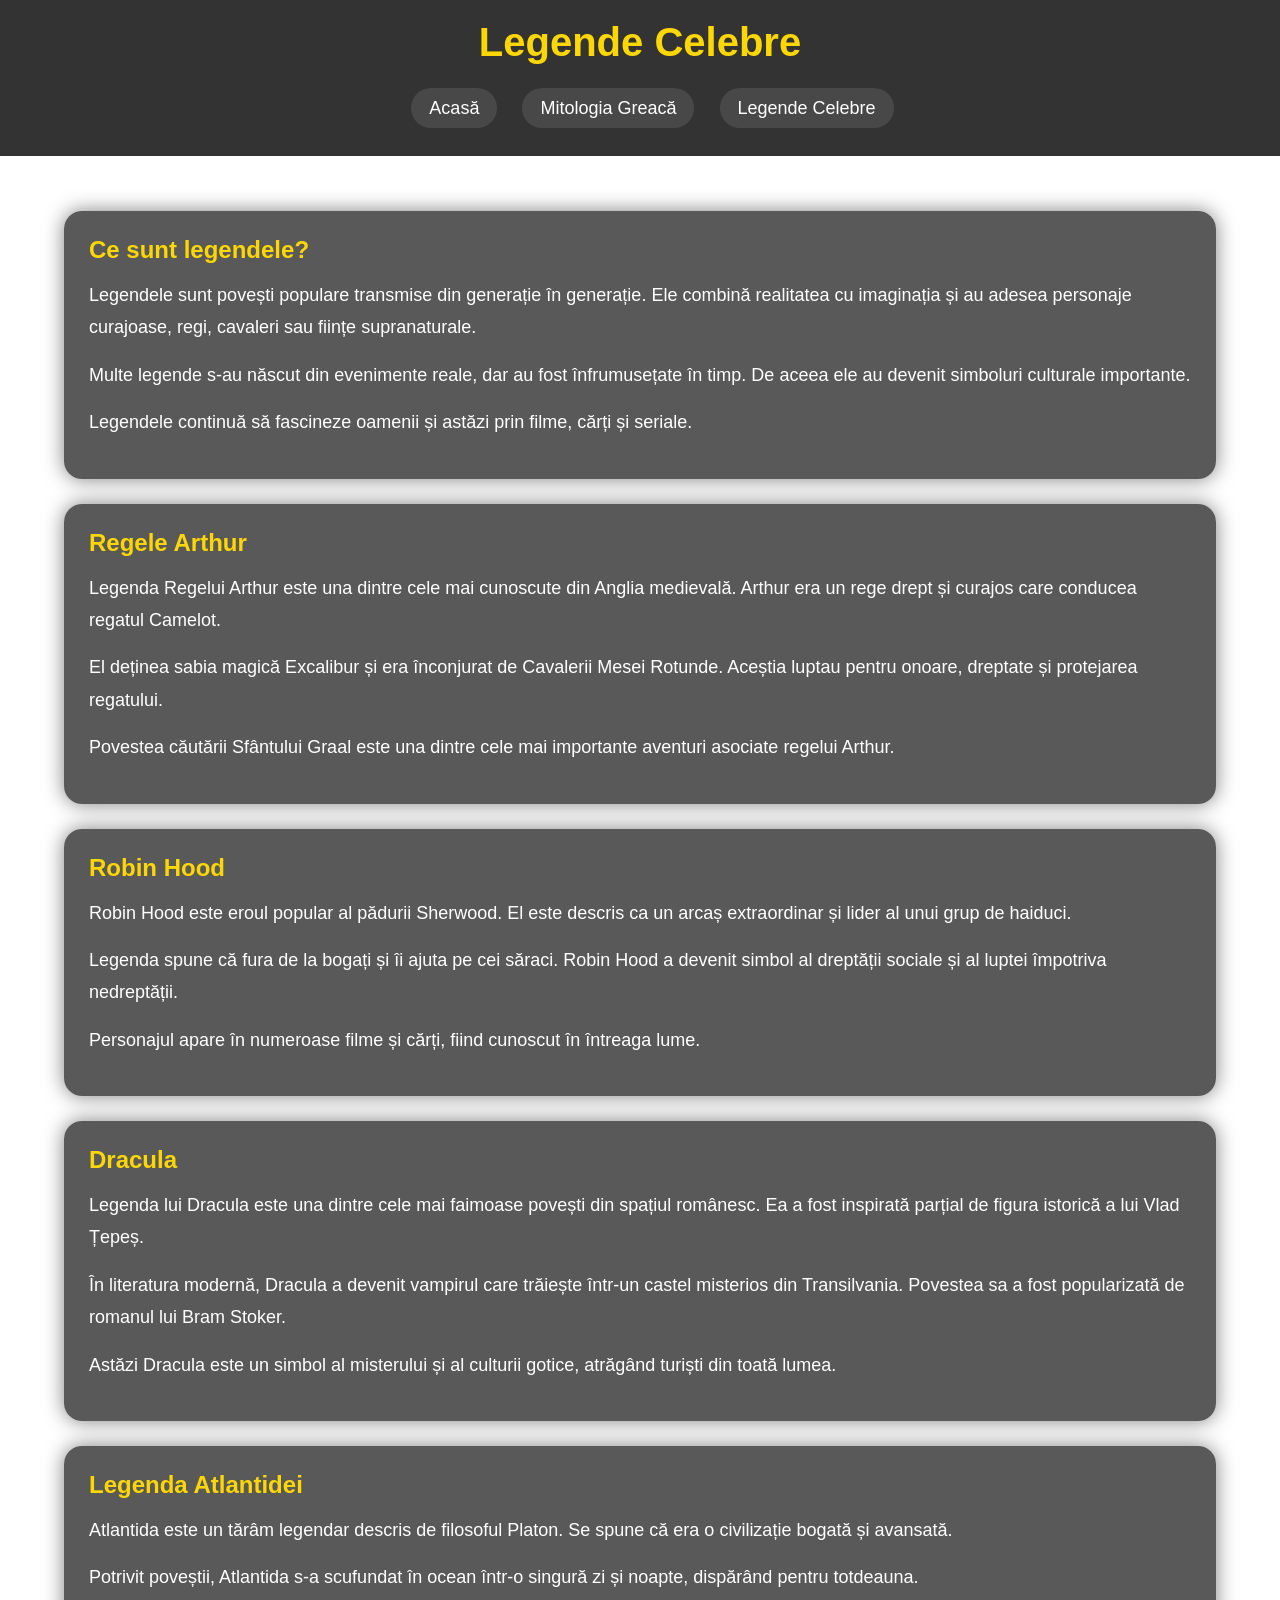
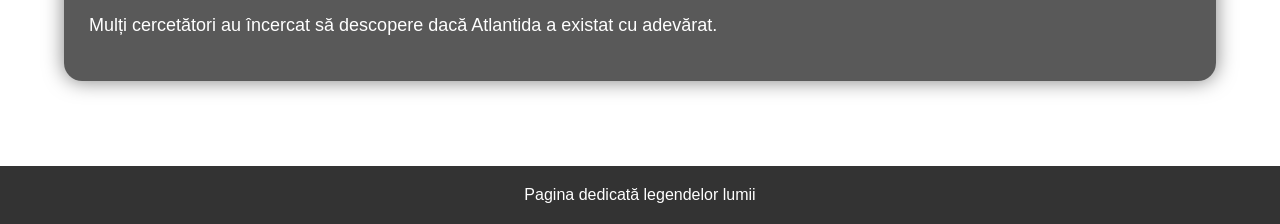
<file: legende.html>
<!DOCTYPE html>
<html lang="ro">
<head>
<meta charset="UTF-8">
<meta name="viewport" content="width=device-width, initial-scale=1.0">
<title>Legende Celebre</title>
<link rel="stylesheet" href="style.css">
</head>
<body>

<header>
<h1>Legende Celebre</h1>

<nav>
<ul>
<li><a href="index.html">Acasă</a></li>
<li><a href="greaca.html">Mitologia Greacă</a></li>
<li><a href="legende.html">Legende Celebre</a></li>
</ul>
</nav>
</header>

<main>

<section class="card">
<h2>Ce sunt legendele?</h2>

<p>Legendele sunt povești populare transmise din generație în generație. Ele combină realitatea cu imaginația și au adesea personaje curajoase, regi, cavaleri sau ființe supranaturale.</p>

<p>Multe legende s-au născut din evenimente reale, dar au fost înfrumusețate în timp. De aceea ele au devenit simboluri culturale importante.</p>

<p>Legendele continuă să fascineze oamenii și astăzi prin filme, cărți și seriale.</p>
</section>

<section class="card">
<h2>Regele Arthur</h2>

<p>Legenda Regelui Arthur este una dintre cele mai cunoscute din Anglia medievală. Arthur era un rege drept și curajos care conducea regatul Camelot.</p>

<p>El deținea sabia magică Excalibur și era înconjurat de Cavalerii Mesei Rotunde. Aceștia luptau pentru onoare, dreptate și protejarea regatului.</p>

<p>Povestea căutării Sfântului Graal este una dintre cele mai importante aventuri asociate regelui Arthur.</p>
</section>

<section class="card">
<h2>Robin Hood</h2>

<p>Robin Hood este eroul popular al pădurii Sherwood. El este descris ca un arcaș extraordinar și lider al unui grup de haiduci.</p>

<p>Legenda spune că fura de la bogați și îi ajuta pe cei săraci. Robin Hood a devenit simbol al dreptății sociale și al luptei împotriva nedreptății.</p>

<p>Personajul apare în numeroase filme și cărți, fiind cunoscut în întreaga lume.</p>
</section>

<section class="card">
<h2>Dracula</h2>

<p>Legenda lui Dracula este una dintre cele mai faimoase povești din spațiul românesc. Ea a fost inspirată parțial de figura istorică a lui Vlad Țepeș.</p>

<p>În literatura modernă, Dracula a devenit vampirul care trăiește într-un castel misterios din Transilvania. Povestea sa a fost popularizată de romanul lui Bram Stoker.</p>

<p>Astăzi Dracula este un simbol al misterului și al culturii gotice, atrăgând turiști din toată lumea.</p>
</section>

<section class="card">
<h2>Legenda Atlantidei</h2>

<p>Atlantida este un tărâm legendar descris de filosoful Platon. Se spune că era o civilizație bogată și avansată.</p>

<p>Potrivit poveștii, Atlantida s-a scufundat în ocean într-o singură zi și noapte, dispărând pentru totdeauna.</p>

<p>Mulți cercetători au încercat să descopere dacă Atlantida a existat cu adevărat.</p>
</section>

</main>

<footer>
<p>Pagina dedicată legendelor lumii</p>
</footer>

</body>
</html>
</file>
<file: style.css>
*{
margin:0;
padding:0;
box-sizing:border-box;
}

body{
font-family:Arial, sans-serif;
background:url('https://images.unsplash.com/photo-1506744038136-46273834b3fb?auto=format&fit=crop&w=1600&q=80');
background-size:cover;
background-attachment:fixed;
color:white;
}

header{
background:rgba(0,0,0,0.8);
padding:20px;
text-align:center;
backdrop-filter:blur(8px);
}

header h1{
font-size:40px;
margin-bottom:15px;
color:gold;
}

nav ul{
list-style:none;
}

nav ul li{
display:inline-block;
margin:10px;
}

nav a{
text-decoration:none;
color:white;
padding:10px 18px;
border-radius:25px;
transition:0.4s;
background:rgba(255,255,255,0.1);
}

nav a:hover{
background:gold;
color:black;
}

.hero{
height:400px;
display:flex;
justify-content:center;
align-items:center;
text-align:center;
background:rgba(0,0,0,0.45);
}

.overlay h2{
font-size:45px;
margin-bottom:15px;
}

.overlay p{
font-size:22px;
}

main{
width:90%;
margin:auto;
padding:30px 0;
}

.card{
background:rgba(0,0,0,0.65);
padding:25px;
margin:25px 0;
border-radius:18px;
box-shadow:0 0 20px rgba(0,0,0,0.5);
backdrop-filter:blur(10px);
transition:0.4s;
}

.card:hover{
transform:translateY(-5px);
}

.card h2{
color:gold;
margin-bottom:15px;
}

.card p{
line-height:1.8;
margin-bottom:15px;
font-size:18px;
}

.gallery{
display:flex;
gap:20px;
justify-content:center;
flex-wrap:wrap;
margin:25px 0;
}

.gallery img{
width:350px;
border-radius:15px;
transition:0.4s;
box-shadow:0 0 15px black;
}

.gallery img:hover{
transform:scale(1.05);
}

ul{
padding-left:25px;
line-height:2;
font-size:18px;
}

table{
width:100%;
border-collapse:collapse;
margin-top:15px;
}

th,td{
padding:15px;
border:1px solid rgba(255,255,255,0.4);
text-align:center;
}

th{
background:gold;
color:black;
}

tr:nth-child(even){
background:rgba(255,255,255,0.08);
}

video{
    width: 600px;
    max-width: 100%;
    height: auto;
    display: block;
    margin: 20px auto;
    border-radius: 15px;
    box-shadow: 0 0 15px black;
}

footer{
text-align:center;
padding:20px;
background:rgba(0,0,0,0.8);
margin-top:30px;
}
</file>
